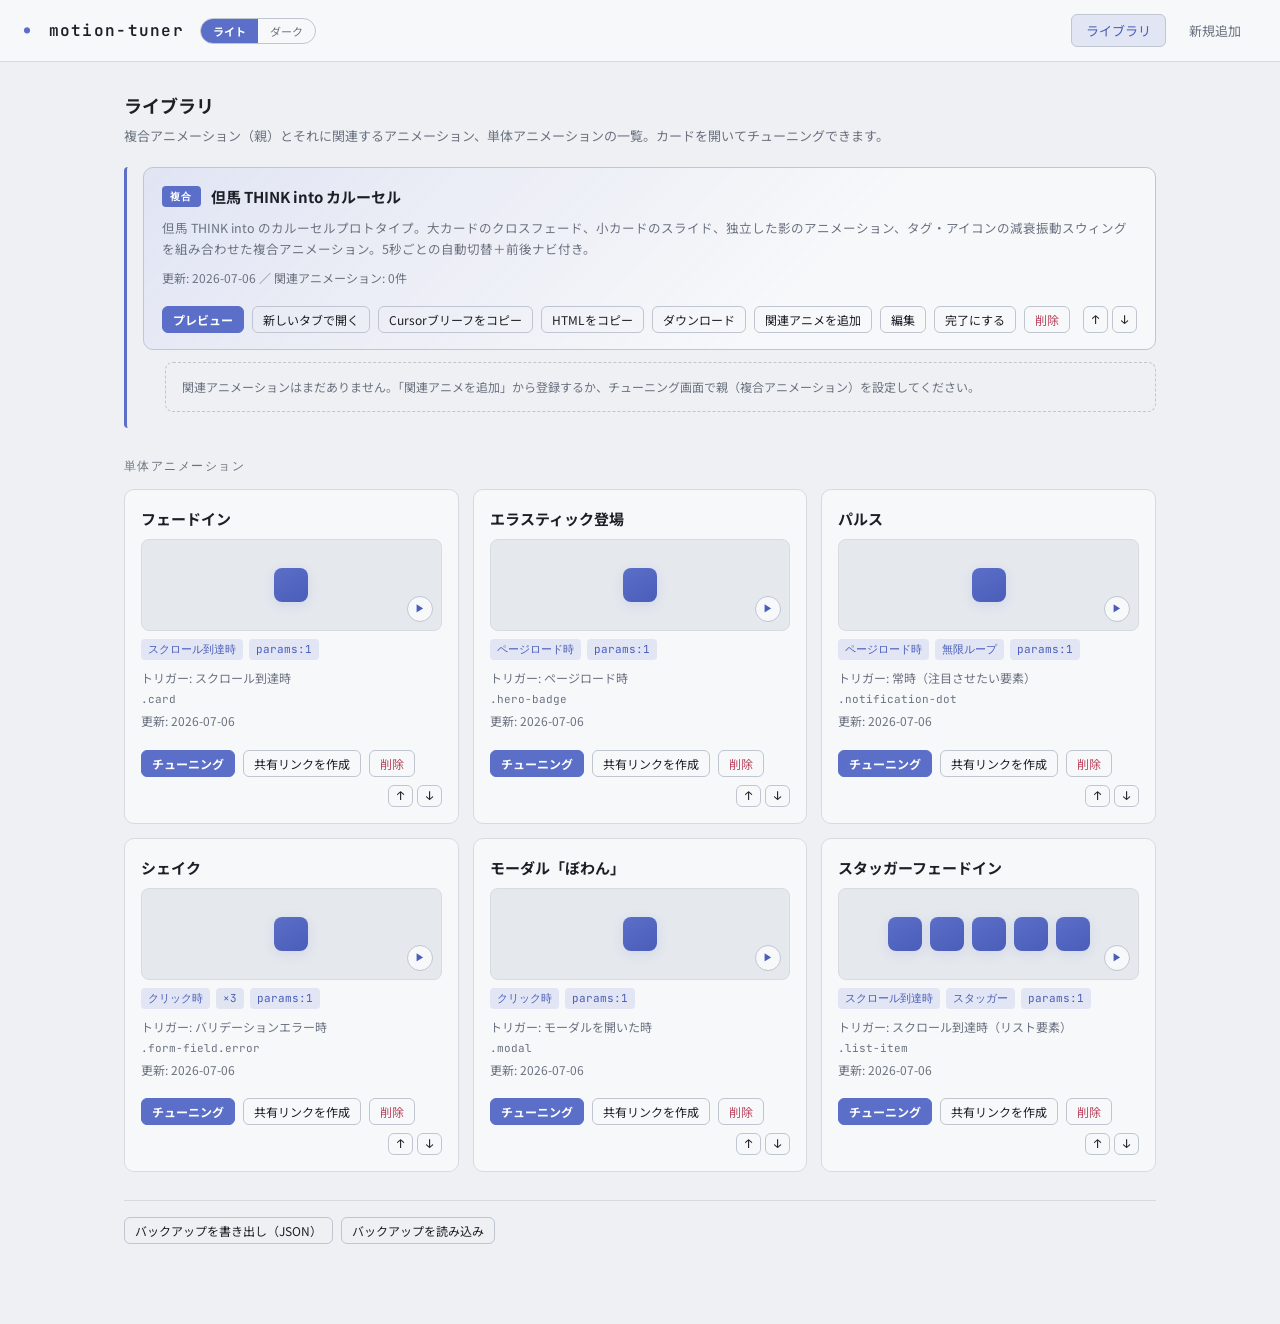
<file: index.html>
<!DOCTYPE html>
<html lang="ja">
<head>
  <meta charset="UTF-8">
  <meta name="viewport" content="width=device-width, initial-scale=1.0">
  <title>motion-tuner</title>
  <script>
    // ちらつき防止のため、CSS読み込み前にテーマ属性を付与する（デフォルトはライト）
    document.documentElement.dataset.theme = localStorage.getItem("motion-tuner:theme") || "light";
  </script>
  <link rel="preconnect" href="https://fonts.googleapis.com">
  <link rel="preconnect" href="https://fonts.gstatic.com" crossorigin>
  <link href="https://fonts.googleapis.com/css2?family=JetBrains+Mono:wght@400;600&family=Noto+Sans+JP:wght@400;500;700&display=swap" rel="stylesheet">
  <link rel="stylesheet" href="style.css">
</head>
<body>
  <header class="app-header">
    <div class="app-header-left">
      <h1 class="app-title"><span class="app-title-mark">●</span> motion-tuner</h1>
      <div class="theme-toggle" role="group" aria-label="テーマ切替">
        <button type="button" class="theme-btn" data-theme-choice="light">ライト</button>
        <button type="button" class="theme-btn" data-theme-choice="dark">ダーク</button>
      </div>
    </div>
    <nav class="app-nav">
      <button type="button" class="nav-btn" data-nav="library">ライブラリ</button>
      <button type="button" class="nav-btn" data-nav="add">新規追加</button>
    </nav>
  </header>

  <main class="app-main">

    <!-- ライブラリ一覧 -->
    <section id="view-library" class="view">
      <div class="view-head">
        <h2>ライブラリ</h2>
        <p class="view-desc">複合アニメーション（親）とそれに関連するアニメーション、単体アニメーションの一覧。カードを開いてチューニングできます。</p>
      </div>
      <div id="library-root"></div>
      <div class="lib-toolbar">
        <button type="button" id="backup-export" class="btn btn-ghost btn-small">バックアップを書き出し（JSON）</button>
        <button type="button" id="backup-import" class="btn btn-ghost btn-small">バックアップを読み込み</button>
        <input type="file" id="backup-file" accept="application/json,.json" hidden>
      </div>
    </section>

    <!-- 新規追加 -->
    <section id="view-add" class="view" hidden>
      <div class="view-head">
        <h2>新規追加</h2>
      </div>

      <div class="add-tabs" role="tablist">
        <button type="button" class="add-tab active" data-add-tab="anim" role="tab">単体アニメーション</button>
        <button type="button" class="add-tab" data-add-tab="proto" role="tab">複合アニメーション</button>
      </div>

      <!-- アニメーションCSSタブ -->
      <div id="add-panel-anim" class="add-panel">
        <p class="view-desc">Claudeとの会話で作ったキーフレームCSSを貼り付けてください。JSONメタ情報つき（パターンA）でも、素の <code>@keyframes</code>（パターンB）でも読み込めます。</p>
        <div class="add-toolbar">
          <button type="button" id="copy-claude-prompt" class="btn btn-ghost">Claude用の指示文をコピー</button>
          <button type="button" id="add-generator-swing" class="btn btn-ghost">数式ジェネレーター：減衰振動スウィングを追加</button>
        </div>
        <textarea id="paste-area" class="paste-area" spellcheck="false"
          placeholder="/*&#10;{ &quot;name&quot;: &quot;商品カードのフェードイン&quot;, ... }&#10;*/&#10;@keyframes fadeIn {&#10;  from { opacity: 0; transform: translateY(var(--distance)); }&#10;  to   { opacity: 1; transform: translateY(0); }&#10;}"></textarea>
        <div id="parse-error" class="parse-error" hidden></div>
        <div class="add-actions">
          <button type="button" id="parse-btn" class="btn btn-primary">読み込んでチューニングへ</button>
        </div>
      </div>

      <!-- 複合アニメーション（自己完結HTML）タブ -->
      <div id="add-panel-proto" class="add-panel" hidden>
        <p class="view-desc">カルーセルなど、複数要素・JS制御を含む動きは「複合アニメーション」として自己完結HTML一式のまま保管します。Claudeが出力した1ファイルHTMLをそのまま貼り付けてください。</p>
        <div class="add-toolbar">
          <button type="button" id="copy-claude-proto-prompt" class="btn btn-ghost">Claude用の指示文をコピー（複合アニメーション）</button>
        </div>
        <div class="proto-fields">
          <input type="text" id="proto-name" placeholder="名前（HTML先頭のメタコメントがあれば自動入力）">
          <input type="text" id="proto-desc" placeholder="説明（任意）">
        </div>
        <textarea id="proto-paste-area" class="paste-area" spellcheck="false"
          placeholder="&lt;!--&#10;{ &quot;name&quot;: &quot;〇〇カルーセル&quot;, &quot;description&quot;: &quot;...&quot; }&#10;--&gt;&#10;&lt;!DOCTYPE html&gt;&#10;&lt;html&gt;...&lt;/html&gt;"></textarea>
        <div id="proto-parse-error" class="parse-error" hidden></div>
        <div class="add-actions">
          <button type="button" id="proto-save-btn" class="btn btn-primary">複合アニメーションとして保存</button>
          <span id="proto-edit-note" class="save-status" hidden>編集中（保存で上書き）</span>
        </div>
      </div>
    </section>

    <!-- チューニング -->
    <section id="view-tune" class="view" hidden>
      <div class="view-head tune-head">
        <button type="button" id="back-to-library" class="btn btn-ghost btn-small">← ライブラリへ戻る</button>
        <span id="save-status" class="save-status" aria-live="polite"></span>
      </div>
      <div class="tune-layout">
        <div class="tune-preview-col">
          <div class="panel">
            <div class="panel-title">プレビュー</div>
            <div id="preview-stage" class="preview-stage"></div>
            <div class="preview-actions">
              <button type="button" id="replay-btn" class="btn btn-primary">リプレイ</button>
              <button type="button" id="scroll-sim-btn" class="btn btn-ghost" hidden>スクロール発火を試す</button>
            </div>
          </div>
          <div class="panel">
            <div class="panel-title">イージングカーブ</div>
            <div class="bezier-wrap">
              <svg id="bezier-graph" viewBox="0 0 320 260" role="img" aria-label="イージングカーブのグラフ"></svg>
              <div id="bezier-readout" class="bezier-readout mono"></div>
            </div>
          </div>
          <div class="panel">
            <div class="panel-title">エクスポート</div>
            <div class="export-btns">
              <button type="button" class="btn btn-ghost" data-export="obsidian">Obsidian仕様書</button>
              <button type="button" class="btn btn-ghost" data-export="css">CSSドキュメント</button>
              <button type="button" class="btn btn-ghost" data-export="cursor">Cursor実装ブリーフ</button>
            </div>
          </div>
        </div>
        <div class="tune-controls-col">
          <div id="controls" class="panel controls-panel"></div>
        </div>
      </div>
    </section>
  </main>

  <!-- エクスポート用モーダル -->
  <div id="modal" class="modal-backdrop" hidden>
    <div class="modal" role="dialog" aria-modal="true">
      <div class="modal-head">
        <h3 id="modal-title"></h3>
        <button type="button" id="modal-close" class="btn btn-ghost btn-small">閉じる</button>
      </div>
      <textarea id="modal-body" class="modal-body mono" readonly spellcheck="false"></textarea>
      <div class="modal-actions">
        <button type="button" id="modal-copy" class="btn btn-primary">コピー</button>
      </div>
    </div>
  </div>

  <!-- 複合アニメーションプレビュー用モーダル -->
  <div id="proto-modal" class="modal-backdrop" hidden>
    <div class="modal modal-wide">
      <div class="modal-head">
        <h3 id="proto-modal-title"></h3>
        <button type="button" id="proto-modal-close" class="btn btn-ghost btn-small">閉じる</button>
      </div>
      <iframe id="proto-frame" class="proto-frame" sandbox="allow-scripts" title="複合アニメーションプレビュー"></iframe>
    </div>
  </div>

  <div id="toast" class="toast" hidden></div>

  <script src="animations.js"></script>
  <script src="prototypes.js"></script>
  <script src="app.js"></script>
</body>
</html>
</file>
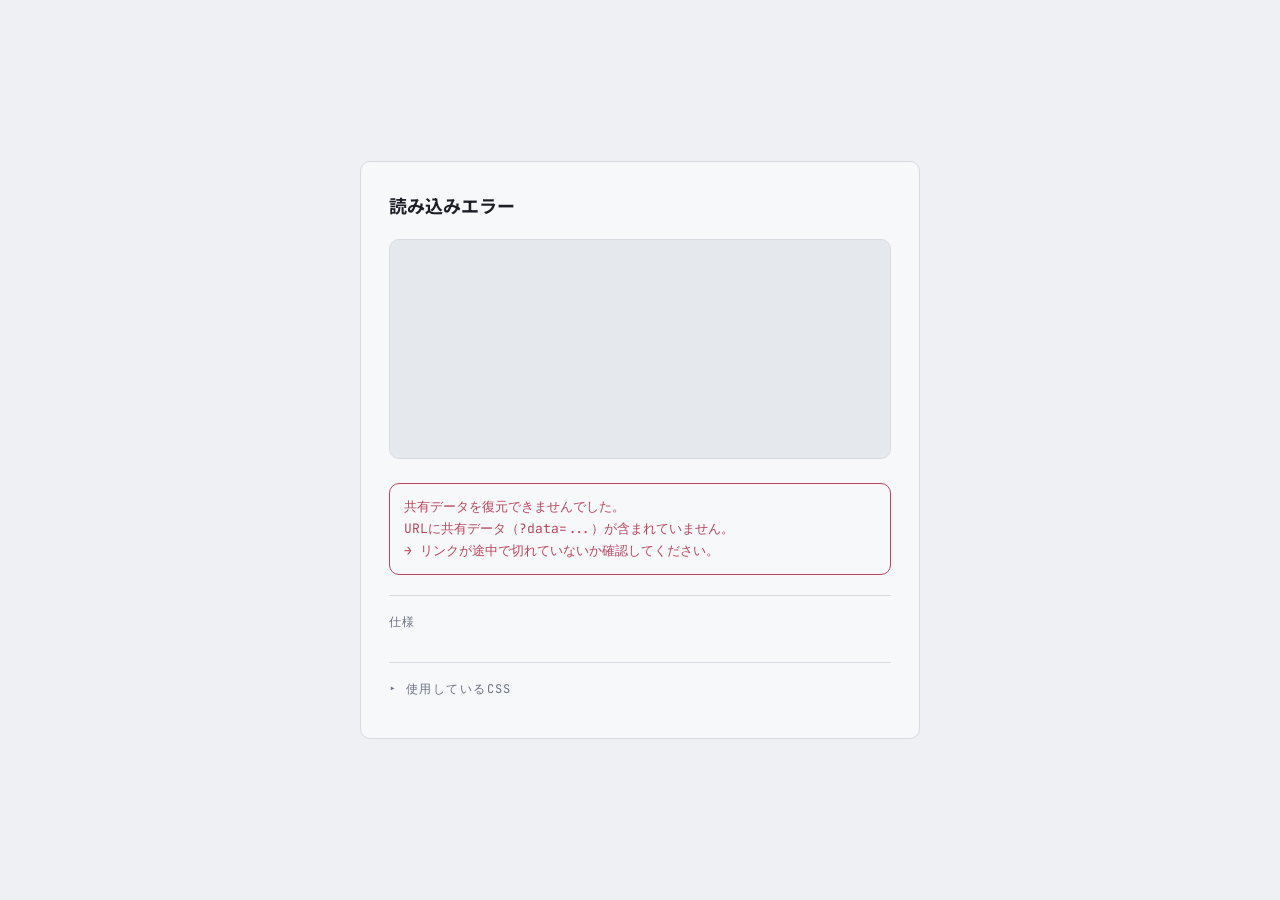
<file: share.html>
<!DOCTYPE html>
<html lang="ja">
<head>
  <meta charset="UTF-8">
  <meta name="viewport" content="width=device-width, initial-scale=1.0">
  <title>motion-tuner — 共有プレビュー</title>
  <script>
    document.documentElement.dataset.theme = localStorage.getItem("motion-tuner:theme") || "light";
  </script>
  <link rel="preconnect" href="https://fonts.googleapis.com">
  <link rel="preconnect" href="https://fonts.gstatic.com" crossorigin>
  <link href="https://fonts.googleapis.com/css2?family=JetBrains+Mono:wght@400;600&family=Noto+Sans+JP:wght@400;500;700&display=swap" rel="stylesheet">
  <link rel="stylesheet" href="style.css">
</head>
<body class="share-page">
  <main id="share-root" class="share-root">
    <div class="share-card">
      <h1 id="share-name" class="share-name"></h1>
      <p id="share-trigger" class="share-trigger"></p>
      <div id="preview-stage" class="preview-stage"></div>
      <div class="preview-actions">
        <button type="button" id="replay-btn" class="btn btn-primary">リプレイ</button>
      </div>
      <div id="share-error" class="parse-error" hidden></div>

      <div class="share-section">
        <div class="share-section-title">仕様</div>
        <div id="share-spec" class="share-spec"></div>
      </div>

      <details class="share-section share-css">
        <summary class="share-section-title">使用しているCSS</summary>
        <div class="share-css-actions">
          <button type="button" id="share-css-copy" class="btn btn-ghost btn-small">CSSをコピー</button>
        </div>
        <pre id="share-css-code" class="share-css-code"></pre>
      </details>
    </div>
  </main>
  <script src="app.js"></script>
</body>
</html>
</file>
<file: style.css>
/* ============================================================
   motion-tuner — 精密機器トーンのテーマ（ライト/ダーク切替対応）
   テーマはCSS変数の再定義のみで切り替える。
   コンポーネント側にテーマ別の分岐は書かない。
   ============================================================ */

/* ライトテーマ（デフォルト）：寒色寄りのグレー＋インディゴ系アクセント */
:root,
[data-theme="light"] {
  --bg: #eef0f3;
  --panel: #f7f8fa;
  --panel-inset: #e5e8ed;
  --border: #d7dbe1;
  --border-strong: #bfc6d1;
  --ink: #1c1f26;           /* 青みがかった濃い黒 */
  --muted: #6b7280;
  --accent: #5b6fc9;        /* ダークと同じインディゴ系の色相 */
  --accent-strong: #4a5db8;
  --accent-soft: rgba(91, 111, 201, 0.14);
  --accent-ink: #ffffff;    /* アクセント色の上に載せる文字色 */
  --danger: #b8465e;
  --backdrop: rgba(28, 31, 38, 0.45);
}

/* ダークテーマ：黒に近い藍＋生成り系の白 */
[data-theme="dark"] {
  --bg: #0b0e18;
  --panel: #121627;
  --panel-inset: #080a12;
  --border: #232941;
  --border-strong: #323a5c;
  --ink: #f0ece2;
  --muted: #9aa0b5;
  --accent: #7286d3;
  --accent-strong: #8ea2ee;
  --accent-soft: rgba(114, 134, 211, 0.18);
  --accent-ink: #0b0e18;
  --danger: #d37286;
  --backdrop: rgba(5, 7, 12, 0.72);
}

:root {
  --radius: 10px;
  --font-sans: "Noto Sans JP", "Hiragino Kaku Gothic ProN", "Hiragino Sans", sans-serif;
  --font-mono: "JetBrains Mono", ui-monospace, "SF Mono", Menlo, monospace;
}

* { box-sizing: border-box; }

/* display指定を持つ要素でもhidden属性を必ず優先させる */
[hidden] { display: none !important; }

html, body {
  margin: 0;
  padding: 0;
  background: var(--bg);
  color: var(--ink);
  font-family: var(--font-sans);
  font-size: 14px;
  line-height: 1.7;
}

.mono, input[type="number"], input[type="range"] + output {
  font-family: var(--font-mono);
}

code {
  font-family: var(--font-mono);
  font-size: 0.9em;
  background: var(--panel-inset);
  border: 1px solid var(--border);
  border-radius: 4px;
  padding: 1px 5px;
}

/* ---------- ヘッダー ---------- */

.app-header {
  display: flex;
  align-items: center;
  justify-content: space-between;
  padding: 14px 24px;
  border-bottom: 1px solid var(--border);
  background: var(--panel);
  position: sticky;
  top: 0;
  z-index: 20;
}

.app-title {
  margin: 0;
  font-size: 16px;
  font-weight: 600;
  letter-spacing: 0.08em;
  font-family: var(--font-mono);
}

.app-title-mark {
  color: var(--accent);
  font-size: 10px;
  vertical-align: 2px;
  margin-right: 6px;
}

.app-header-left { display: flex; align-items: center; gap: 16px; }

.theme-toggle {
  display: flex;
  border: 1px solid var(--border-strong);
  border-radius: 999px;
  overflow: hidden;
}

.theme-btn {
  background: transparent;
  border: none;
  color: var(--muted);
  font-family: var(--font-sans);
  font-size: 11px;
  padding: 4px 12px;
  cursor: pointer;
}

.theme-btn.active {
  background: var(--accent);
  color: var(--accent-ink);
  font-weight: 700;
}

.app-nav { display: flex; gap: 8px; }

.nav-btn {
  background: none;
  border: 1px solid transparent;
  color: var(--muted);
  font-family: var(--font-sans);
  font-size: 13px;
  padding: 6px 14px;
  border-radius: 6px;
  cursor: pointer;
}

.nav-btn:hover { color: var(--ink); }

.nav-btn.active {
  color: var(--accent-strong);
  border-color: var(--border-strong);
  background: var(--accent-soft);
}

/* ---------- レイアウト ---------- */

.app-main {
  max-width: 1080px;
  margin: 0 auto;
  padding: 28px 24px 80px;
}

.view-head h2 {
  margin: 0 0 4px;
  font-size: 18px;
  font-weight: 700;
}

.view-desc {
  margin: 0 0 20px;
  color: var(--muted);
  font-size: 13px;
}

/* ---------- ボタン ---------- */

.btn {
  font-family: var(--font-sans);
  font-size: 13px;
  padding: 8px 16px;
  border-radius: 6px;
  cursor: pointer;
  border: 1px solid var(--border-strong);
  background: var(--panel);
  color: var(--ink);
  transition: background 0.15s, border-color 0.15s;
}

.btn:hover { border-color: var(--accent); }

.btn-primary {
  background: var(--accent);
  border-color: var(--accent);
  color: var(--accent-ink);
  font-weight: 700;
}

.btn-primary:hover { background: var(--accent-strong); border-color: var(--accent-strong); }

.btn-ghost { background: transparent; }

.btn-small { padding: 4px 10px; font-size: 12px; }

.btn-danger { color: var(--danger); }
.btn-danger:hover { border-color: var(--danger); }

/* ---------- ライブラリ一覧 ---------- */

.library-grid {
  display: grid;
  grid-template-columns: repeat(auto-fill, minmax(280px, 1fr));
  gap: 14px;
}

.lib-card {
  background: var(--panel);
  border: 1px solid var(--border);
  border-radius: var(--radius);
  padding: 16px;
  display: flex;
  flex-direction: column;
  gap: 8px;
}

.lib-card:hover { border-color: var(--border-strong); }

.lib-card-name {
  margin: 0;
  font-size: 15px;
  font-weight: 700;
}

.lib-card-meta {
  color: var(--muted);
  font-size: 12px;
  display: flex;
  flex-direction: column;
  gap: 2px;
}

.lib-card-meta .mono { font-size: 11px; }

.lib-card-preview {
  position: relative;
  background: var(--panel-inset);
  border: 1px solid var(--border);
  border-radius: 8px;
  height: 92px;
  overflow: hidden;
}

.mini-stage {
  height: 100%;
  display: flex;
  align-items: center;
  justify-content: center;
  gap: 8px;
  padding: 10px;
  flex-wrap: wrap;
}

.mini-box {
  width: 34px;
  height: 34px;
  border-radius: 8px;
  background: linear-gradient(150deg, var(--accent), var(--accent-strong));
  box-shadow: 0 3px 12px var(--accent-soft);
  flex: 0 0 auto;
}

.mini-play {
  position: absolute;
  right: 8px;
  bottom: 8px;
  width: 26px;
  height: 26px;
  border-radius: 50%;
  border: 1px solid var(--border-strong);
  background: var(--panel);
  color: var(--accent-strong);
  font-size: 10px;
  line-height: 1;
  cursor: pointer;
  display: flex;
  align-items: center;
  justify-content: center;
}

.mini-play:hover, .mini-play:focus-visible {
  border-color: var(--accent);
  background: var(--accent-soft);
}

.lib-card-badges { display: flex; gap: 6px; flex-wrap: wrap; }

.badge {
  font-size: 11px;
  font-family: var(--font-mono);
  color: var(--accent-strong);
  background: var(--accent-soft);
  border-radius: 4px;
  padding: 1px 7px;
}

.lib-card-actions {
  display: flex;
  gap: 8px;
  margin-top: auto;
  padding-top: 10px;
  flex-wrap: wrap;
}

.lib-toolbar {
  margin-top: 28px;
  padding-top: 16px;
  border-top: 1px solid var(--border);
  display: flex;
  gap: 8px;
  flex-wrap: wrap;
}

.library-empty {
  color: var(--muted);
  border: 1px dashed var(--border-strong);
  border-radius: var(--radius);
  padding: 32px;
  text-align: center;
  grid-column: 1 / -1;
}

/* ---------- プロトタイプグループ（親子の可視化） ---------- */

.proto-group {
  border-left: 3px solid var(--accent);
  border-radius: 4px var(--radius) var(--radius) 4px;
  padding: 0 0 16px 16px;
  margin-bottom: 28px;
}

.proto-card {
  background: linear-gradient(135deg, var(--accent-soft), transparent 65%), var(--panel);
  border: 1px solid var(--border-strong);
  border-radius: var(--radius);
  padding: 16px 18px;
  display: flex;
  flex-direction: column;
  gap: 8px;
}

.proto-card-head {
  display: flex;
  align-items: center;
  gap: 10px;
  flex-wrap: wrap;
}

.proto-badge {
  font-size: 10px;
  letter-spacing: 0.14em;
  font-family: var(--font-mono);
  font-weight: 600;
  color: var(--accent-ink);
  background: var(--accent);
  border-radius: 4px;
  padding: 2px 8px;
}

.proto-desc {
  margin: 0;
  font-size: 12.5px;
  color: var(--muted);
  line-height: 1.7;
}

/* 子カード群：親からぶら下がっていることを接続線で示す */
.proto-children {
  margin-top: 12px;
  margin-left: 22px;
  position: relative;
}

.proto-children::before {
  content: "";
  position: absolute;
  left: -14px;
  top: -12px;
  bottom: 14px;
  width: 2px;
  background: var(--border-strong);
}

.proto-children .lib-card-child { position: relative; }

.proto-children .lib-card-child::before {
  content: "";
  position: absolute;
  left: -15px;
  top: 26px;
  width: 14px;
  height: 2px;
  background: var(--border-strong);
}

.proto-children-empty {
  margin: 12px 0 0 22px;
  color: var(--muted);
  font-size: 12px;
  border: 1px dashed var(--border-strong);
  border-radius: 8px;
  padding: 14px 16px;
}

.group-label {
  font-size: 12px;
  letter-spacing: 0.12em;
  color: var(--muted);
  font-family: var(--font-mono);
  text-transform: uppercase;
  margin: 4px 0 12px;
}

.badge-gen {
  background: var(--accent);
  color: var(--accent-ink);
}

/* ---------- 完了ステータス・並び替え ---------- */

.done-badge {
  font-size: 10px;
  letter-spacing: 0.1em;
  font-weight: 600;
  color: var(--muted);
  border: 1px solid var(--border-strong);
  border-radius: 4px;
  padding: 2px 8px;
}

.proto-group-done {
  opacity: 0.65;
  border-left-color: var(--border-strong);
}

.proto-group-done .proto-card {
  background: var(--panel);
}

.done-section { margin-top: 8px; }

.done-section > summary {
  cursor: pointer;
  list-style: none;
  user-select: none;
}

.done-section > summary::before { content: "▸ "; }

.done-section[open] > summary::before { content: "▾ "; }

.done-section > summary::-webkit-details-marker { display: none; }

.done-section-body { margin-top: 12px; }

.move-btns {
  margin-left: auto;
  display: inline-flex;
  gap: 4px;
}

.btn-move {
  padding: 4px 8px;
  font-family: var(--font-mono);
  line-height: 1;
}

/* ---------- 新規追加 ---------- */

.add-tabs {
  display: flex;
  gap: 4px;
  border-bottom: 1px solid var(--border);
  margin-bottom: 16px;
}

.add-tab {
  background: none;
  border: none;
  border-bottom: 2px solid transparent;
  color: var(--muted);
  font-family: var(--font-sans);
  font-size: 13px;
  padding: 8px 16px;
  cursor: pointer;
}

.add-tab.active {
  color: var(--accent-strong);
  border-bottom-color: var(--accent);
  font-weight: 700;
}

.proto-fields {
  display: grid;
  grid-template-columns: 1fr 2fr;
  gap: 10px;
  margin-bottom: 12px;
}

@media (max-width: 760px) {
  .proto-fields { grid-template-columns: 1fr; }
}

.add-toolbar { margin-bottom: 12px; display: flex; gap: 8px; flex-wrap: wrap; }

.paste-area {
  width: 100%;
  min-height: 280px;
  background: var(--panel-inset);
  color: var(--ink);
  border: 1px solid var(--border-strong);
  border-radius: var(--radius);
  padding: 14px;
  font-family: var(--font-mono);
  font-size: 12.5px;
  line-height: 1.6;
  resize: vertical;
}

.paste-area:focus { outline: 1px solid var(--accent); }

.add-actions { margin-top: 14px; }

.parse-error {
  margin-top: 12px;
  border: 1px solid var(--danger);
  border-radius: var(--radius);
  padding: 12px 14px;
  color: var(--danger);
  font-size: 13px;
  white-space: pre-wrap;
  font-family: var(--font-mono);
}

/* ---------- チューニング ---------- */

.tune-head {
  display: flex;
  align-items: center;
  justify-content: space-between;
  margin-bottom: 16px;
}

.save-status {
  color: var(--muted);
  font-size: 12px;
  font-family: var(--font-mono);
}

.tune-layout {
  display: grid;
  grid-template-columns: minmax(320px, 5fr) minmax(300px, 4fr);
  gap: 16px;
  align-items: start;
}

/* コントロール列をスクロールしてもプレビューが見え続けるように、
   プレビュー列は画面に追従させる（はみ出す場合は列内スクロール） */
@media (min-width: 761px) {
  .tune-preview-col {
    position: sticky;
    top: 16px;
    max-height: calc(100vh - 32px);
    overflow-y: auto;
    scrollbar-width: thin;
  }
}

.panel {
  background: var(--panel);
  border: 1px solid var(--border);
  border-radius: var(--radius);
  padding: 16px;
  margin-bottom: 16px;
}

.panel-title {
  font-size: 12px;
  letter-spacing: 0.12em;
  color: var(--muted);
  margin-bottom: 12px;
  font-family: var(--font-mono);
  text-transform: uppercase;
}

/* プレビュー */

.preview-stage {
  background: var(--panel-inset);
  border: 1px solid var(--border);
  border-radius: var(--radius);
  min-height: 220px;
  display: flex;
  align-items: center;
  justify-content: center;
  gap: 14px;
  padding: 24px;
  overflow: hidden;
  flex-wrap: wrap;
}

.preview-box {
  width: 84px;
  height: 84px;
  border-radius: 12px;
  background: linear-gradient(150deg, var(--accent), var(--accent-strong));
  box-shadow: 0 6px 24px var(--accent-soft);
  display: flex;
  align-items: center;
  justify-content: center;
  color: var(--accent-ink);
  font-family: var(--font-mono);
  font-size: 11px;
  font-weight: 600;
}

.preview-box.small { width: 56px; height: 56px; }

/* トリガー種別のヒント表示 */
.trigger-hint {
  position: absolute;
  top: 10px;
  left: 0;
  right: 0;
  text-align: center;
  font-size: 11px;
  color: var(--muted);
  font-family: var(--font-mono);
  pointer-events: none;
}

.preview-stage { position: relative; }

.preview-stage.click-mode { cursor: pointer; }

/* スクロール到達トリガーのシミュレーション用レイアウト */
.preview-stage.scroll-mode {
  display: block;
  overflow-y: auto;
  max-height: 260px;
  scrollbar-width: thin;
}

.preview-stage.scroll-mode .trigger-hint { position: sticky; top: 10px; }

.scroll-spacer { height: 300px; }

.scroll-target-row {
  display: flex;
  align-items: center;
  justify-content: center;
  gap: 14px;
  flex-wrap: wrap;
  padding: 10px 24px;
}

.scroll-tail { height: 140px; }

.preview-actions { margin-top: 12px; display: flex; gap: 8px; }

/* ベジェグラフ */

.bezier-wrap { display: flex; flex-direction: column; gap: 8px; }

#bezier-graph {
  width: 100%;
  height: auto;
  background: var(--panel-inset);
  border: 1px solid var(--border);
  border-radius: var(--radius);
}

.bezier-readout {
  font-size: 12px;
  color: var(--accent-strong);
  text-align: center;
  word-break: break-all;
}

/* ベジェグラフ内の描画色（テーマ変数を参照） */
#bezier-graph .bz-grid { stroke: var(--border); stroke-width: 1; opacity: 0.5; }
#bezier-graph .bz-grid-strong { stroke: var(--border-strong); stroke-width: 1; }
#bezier-graph .bz-label { font-size: 9px; fill: var(--muted); font-family: var(--font-mono); }
#bezier-graph .bz-handle-1 { stroke: var(--danger); stroke-width: 1.5; opacity: 0.85; }
#bezier-graph .bz-handle-2 { stroke: #4fae8d; stroke-width: 1.5; opacity: 0.85; }
#bezier-graph .bz-curve { fill: none; stroke: var(--accent-strong); stroke-width: 2.5; stroke-linecap: round; }
#bezier-graph .bz-endpoint { fill: var(--ink); }
#bezier-graph .bz-point-1 { fill: var(--danger); }
#bezier-graph .bz-point-2 { fill: #4fae8d; }

/* コントロール */

.controls-panel { display: flex; flex-direction: column; gap: 18px; }

.ctrl-group {
  border-top: 1px solid var(--border);
  padding-top: 14px;
}

.ctrl-group:first-child { border-top: none; padding-top: 0; }

/* 「動きの調整」「実装情報」など、コントロール群の大きな区切りラベル */
.ctrl-section-label {
  display: flex;
  align-items: center;
  gap: 10px;
  margin: 4px 0 2px;
  font-size: 13px;
  font-weight: 700;
  color: var(--accent-strong);
  letter-spacing: 0.06em;
}

.ctrl-section-label::before {
  content: "";
  width: 4px;
  height: 16px;
  border-radius: 2px;
  background: var(--accent);
}

.ctrl-section-label::after {
  content: "";
  flex: 1;
  height: 1px;
  background: var(--border-strong);
}

/* 区切りラベルの直後のグループは上線を消して一体化させる */
.ctrl-section-label + .ctrl-group { border-top: none; padding-top: 6px; }

.ctrl-group-title {
  font-size: 12px;
  letter-spacing: 0.12em;
  color: var(--muted);
  margin-bottom: 10px;
  font-family: var(--font-mono);
  text-transform: uppercase;
}

.ctrl-row {
  display: grid;
  grid-template-columns: 92px 1fr 84px;
  align-items: center;
  gap: 10px;
  margin-bottom: 10px;
}

.ctrl-row label {
  font-size: 13px;
  color: var(--ink);
  overflow: hidden;
  text-overflow: ellipsis;
  white-space: nowrap;
}

.ctrl-row .ctrl-value {
  font-family: var(--font-mono);
  font-size: 12px;
  color: var(--accent-strong);
  text-align: right;
  white-space: nowrap;
}

.ctrl-row-wide {
  display: flex;
  flex-direction: column;
  gap: 6px;
  margin-bottom: 10px;
}

.ctrl-row-wide label { font-size: 13px; }

input[type="range"] {
  -webkit-appearance: none;
  appearance: none;
  width: 100%;
  height: 4px;
  border-radius: 2px;
  background: var(--border-strong);
  outline: none;
}

input[type="range"]::-webkit-slider-thumb {
  -webkit-appearance: none;
  appearance: none;
  width: 16px;
  height: 16px;
  border-radius: 50%;
  background: var(--accent);
  border: 2px solid var(--panel);
  cursor: pointer;
}

input[type="range"]::-moz-range-thumb {
  width: 14px;
  height: 14px;
  border-radius: 50%;
  background: var(--accent);
  border: 2px solid var(--panel);
  cursor: pointer;
}

input[type="text"],
input[type="number"],
select,
textarea.ctrl-textarea {
  background: var(--panel-inset);
  color: var(--ink);
  border: 1px solid var(--border-strong);
  border-radius: 6px;
  padding: 6px 9px;
  font-size: 13px;
  font-family: var(--font-sans);
  width: 100%;
}

input[type="number"] { font-family: var(--font-mono); font-size: 12px; }

input:focus, select:focus, textarea:focus { outline: 1px solid var(--accent); }

textarea.ctrl-textarea {
  font-family: var(--font-mono);
  font-size: 12px;
  min-height: 72px;
  resize: vertical;
  line-height: 1.6;
}

.bezier-inputs {
  display: grid;
  grid-template-columns: repeat(4, 1fr);
  gap: 8px;
}

.check-row {
  display: flex;
  align-items: center;
  gap: 8px;
  margin-bottom: 10px;
  font-size: 13px;
}

.check-row input[type="checkbox"] { accent-color: var(--accent); width: 15px; height: 15px; }

/* エクスポート */

.export-btns { display: flex; flex-direction: column; gap: 8px; }
.export-btns .btn { text-align: left; }

/* ---------- モーダル ---------- */

.modal-backdrop {
  position: fixed;
  inset: 0;
  background: var(--backdrop);
  display: flex;
  align-items: center;
  justify-content: center;
  z-index: 50;
  padding: 24px;
}

.modal {
  background: var(--panel);
  border: 1px solid var(--border-strong);
  border-radius: var(--radius);
  width: min(720px, 100%);
  max-height: 84vh;
  display: flex;
  flex-direction: column;
  padding: 18px;
  gap: 12px;
}

.modal-head {
  display: flex;
  align-items: center;
  justify-content: space-between;
}

.modal-head h3 { margin: 0; font-size: 15px; }

.modal-body {
  flex: 1;
  min-height: 260px;
  background: var(--panel-inset);
  color: var(--ink);
  border: 1px solid var(--border);
  border-radius: 8px;
  padding: 12px;
  font-size: 12px;
  line-height: 1.6;
  resize: none;
}

.modal-actions { display: flex; justify-content: flex-end; }

.modal-wide { width: min(1240px, 100%); }

.proto-frame {
  flex: 1;
  width: 100%;
  min-height: 68vh;
  border: 1px solid var(--border);
  border-radius: 8px;
  background: #fff;
}

/* ---------- トースト ---------- */

.toast {
  position: fixed;
  bottom: 24px;
  left: 50%;
  transform: translateX(-50%);
  background: var(--accent);
  color: var(--accent-ink);
  font-weight: 700;
  font-size: 13px;
  padding: 10px 20px;
  border-radius: 999px;
  z-index: 60;
  box-shadow: 0 8px 30px rgba(0, 0, 0, 0.5);
}

.toast.warn { background: var(--danger); color: #fff; }

/* ---------- 共有ページ ---------- */

.share-page {
  display: flex;
  align-items: center;
  justify-content: center;
  min-height: 100vh;
}

.share-root { width: min(560px, calc(100vw - 32px)); padding: 24px 0; }

.share-card {
  background: var(--panel);
  border: 1px solid var(--border);
  border-radius: var(--radius);
  padding: 28px;
}

.share-name { margin: 0 0 4px; font-size: 18px; }

.share-section {
  margin-top: 20px;
  border-top: 1px solid var(--border);
  padding-top: 16px;
}

.share-section-title {
  font-size: 12px;
  letter-spacing: 0.12em;
  color: var(--muted);
  font-family: var(--font-mono);
  text-transform: uppercase;
  margin-bottom: 10px;
}

.share-spec { display: flex; flex-direction: column; gap: 6px; }

.share-spec-row {
  display: grid;
  grid-template-columns: 110px 1fr;
  gap: 12px;
  font-size: 13px;
  line-height: 1.6;
}

.share-spec-key { color: var(--muted); }

.share-spec-val { font-family: var(--font-mono); font-size: 12.5px; word-break: break-word; white-space: pre-wrap; }

.share-css summary {
  cursor: pointer;
  list-style: none;
}

.share-css summary::before { content: "▸ "; color: var(--muted); }

.share-css[open] summary::before { content: "▾ "; }

.share-css summary::-webkit-details-marker { display: none; }

.share-css-actions { margin: 10px 0; }

.share-css-code {
  background: var(--panel-inset);
  border: 1px solid var(--border);
  border-radius: 8px;
  padding: 14px;
  font-family: var(--font-mono);
  font-size: 11.5px;
  line-height: 1.7;
  overflow-x: auto;
  white-space: pre;
  margin: 0;
  max-height: 420px;
  overflow-y: auto;
}

.share-trigger {
  margin: 0 0 18px;
  color: var(--muted);
  font-size: 13px;
}

/* ---------- レスポンシブ ---------- */

@media (max-width: 760px) {
  .app-main { padding: 20px 14px 60px; }
  .tune-layout { grid-template-columns: 1fr; }
  .ctrl-row { grid-template-columns: 80px 1fr 72px; }
  .app-header { padding: 12px 14px; }
  .library-grid { grid-template-columns: 1fr; }
}
</file>
